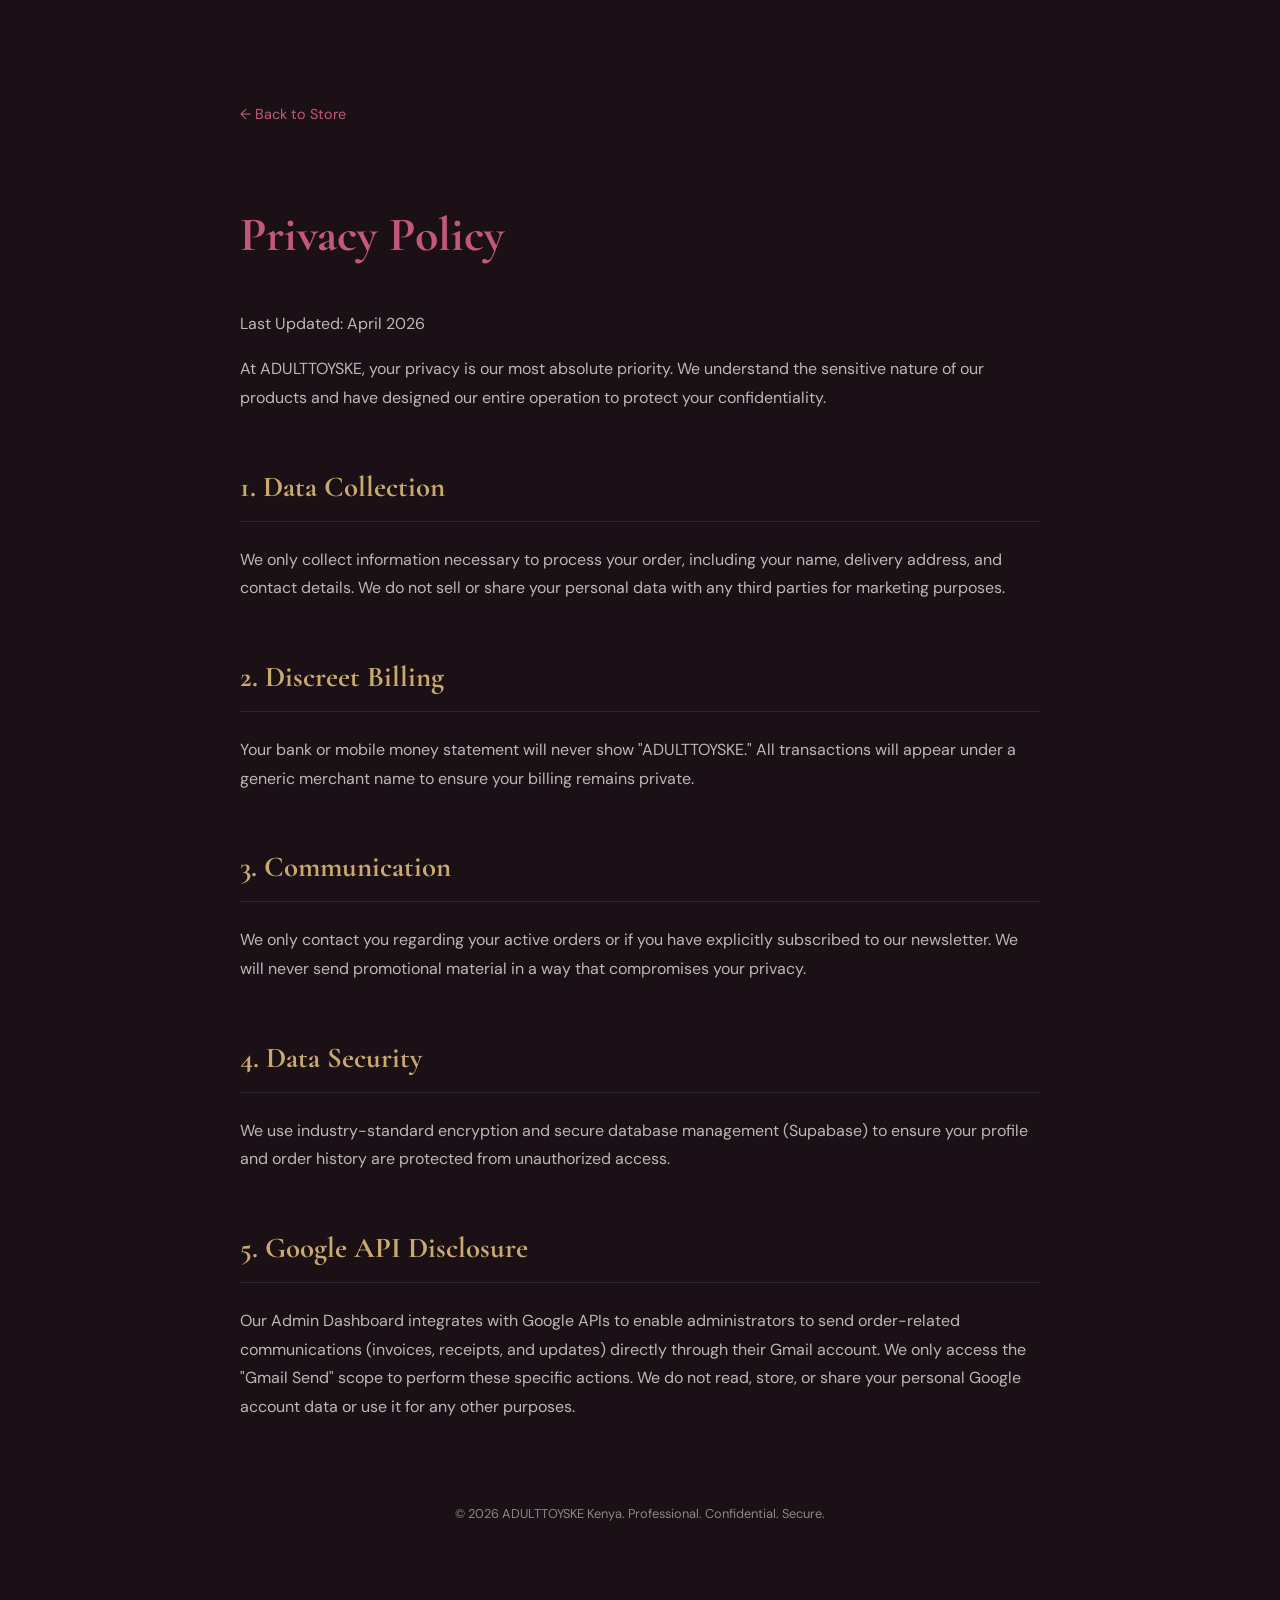
<file: privacy.html>
<!DOCTYPE html>
<html lang="en">

<head>
    <meta charset="UTF-8">
    <meta name="viewport" content="width=device-width, initial-scale=1.0">
    <title>Privacy Policy | ADULTTOYSKE</title>
    <link
        href="https://fonts.googleapis.com/css2?family=Cormorant+Garamond:wght@300;400;600&family=DM+Sans:wght@300;400&display=swap"
        rel="stylesheet">
    <style>
        :root {
            --black: #0a0a0a;
            --deep: #1a1016;
            --rose: #c4587a;
            --gold: #c9a96e;
            --white: #fdf8f5;
            --text-muted: #888;
        }

        body {
            background: var(--deep);
            color: var(--white);
            font-family: 'DM Sans', sans-serif;
            line-height: 1.8;
            margin: 0;
            padding: 0;
        }

        .container {
            max-width: 800px;
            margin: 100px auto;
            padding: 0 20px;
        }

        h1 {
            font-family: 'Cormorant Garamond', serif;
            font-size: 3rem;
            color: var(--rose);
            margin-bottom: 2rem;
        }

        h2 {
            font-family: 'Cormorant Garamond', serif;
            font-size: 1.8rem;
            color: var(--gold);
            margin-top: 3rem;
            border-bottom: 1px solid rgba(255, 255, 255, 0.1);
            padding-bottom: 0.5rem;
        }

        p {
            color: rgba(255, 255, 255, 0.7);
        }

        .back-link {
            display: inline-block;
            margin-bottom: 2rem;
            color: var(--rose);
            text-decoration: none;
            font-size: 0.9rem;
        }

        .back-link:hover {
            text-decoration: underline;
        }
    </style>
</head>

<body>
    <div class="container">
        <a href="index.html" class="back-link">← Back to Store</a>
        <h1>Privacy Policy</h1>
        <p>Last Updated: April 2026</p>

        <p>At ADULTTOYSKE, your privacy is our most absolute priority. We understand the sensitive nature of our
            products and have designed our entire operation to protect your confidentiality.</p>

        <h2>1. Data Collection</h2>
        <p>We only collect information necessary to process your order, including your name, delivery address, and
            contact details. We do not sell or share your personal data with any third parties for marketing purposes.
        </p>

        <h2>2. Discreet Billing</h2>
        <p>Your bank or mobile money statement will never show "ADULTTOYSKE." All transactions will appear under a
            generic merchant name to ensure your billing remains private.</p>

        <h2>3. Communication</h2>
        <p>We only contact you regarding your active orders or if you have explicitly subscribed to our newsletter. We
            will never send promotional material in a way that compromises your privacy.</p>

        <h2>4. Data Security</h2>
        <p>We use industry-standard encryption and secure database management (Supabase) to ensure your profile and
            order history are protected from unauthorized access.</p>

        <h2>5. Google API Disclosure</h2>
        <p>Our Admin Dashboard integrates with Google APIs to enable administrators to send order-related communications
            (invoices, receipts, and updates) directly through their Gmail account. We only access the "Gmail Send"
            scope to perform these specific actions. We do not read, store, or share your personal Google account data
            or use it for any other purposes.</p>

        <div style="margin-top: 5rem; text-align: center; color: var(--text-muted); font-size: 0.8rem;">
            © 2026 ADULTTOYSKE Kenya. Professional. Confidential. Secure.
        </div>
    </div>
</body>

</html>
</file>
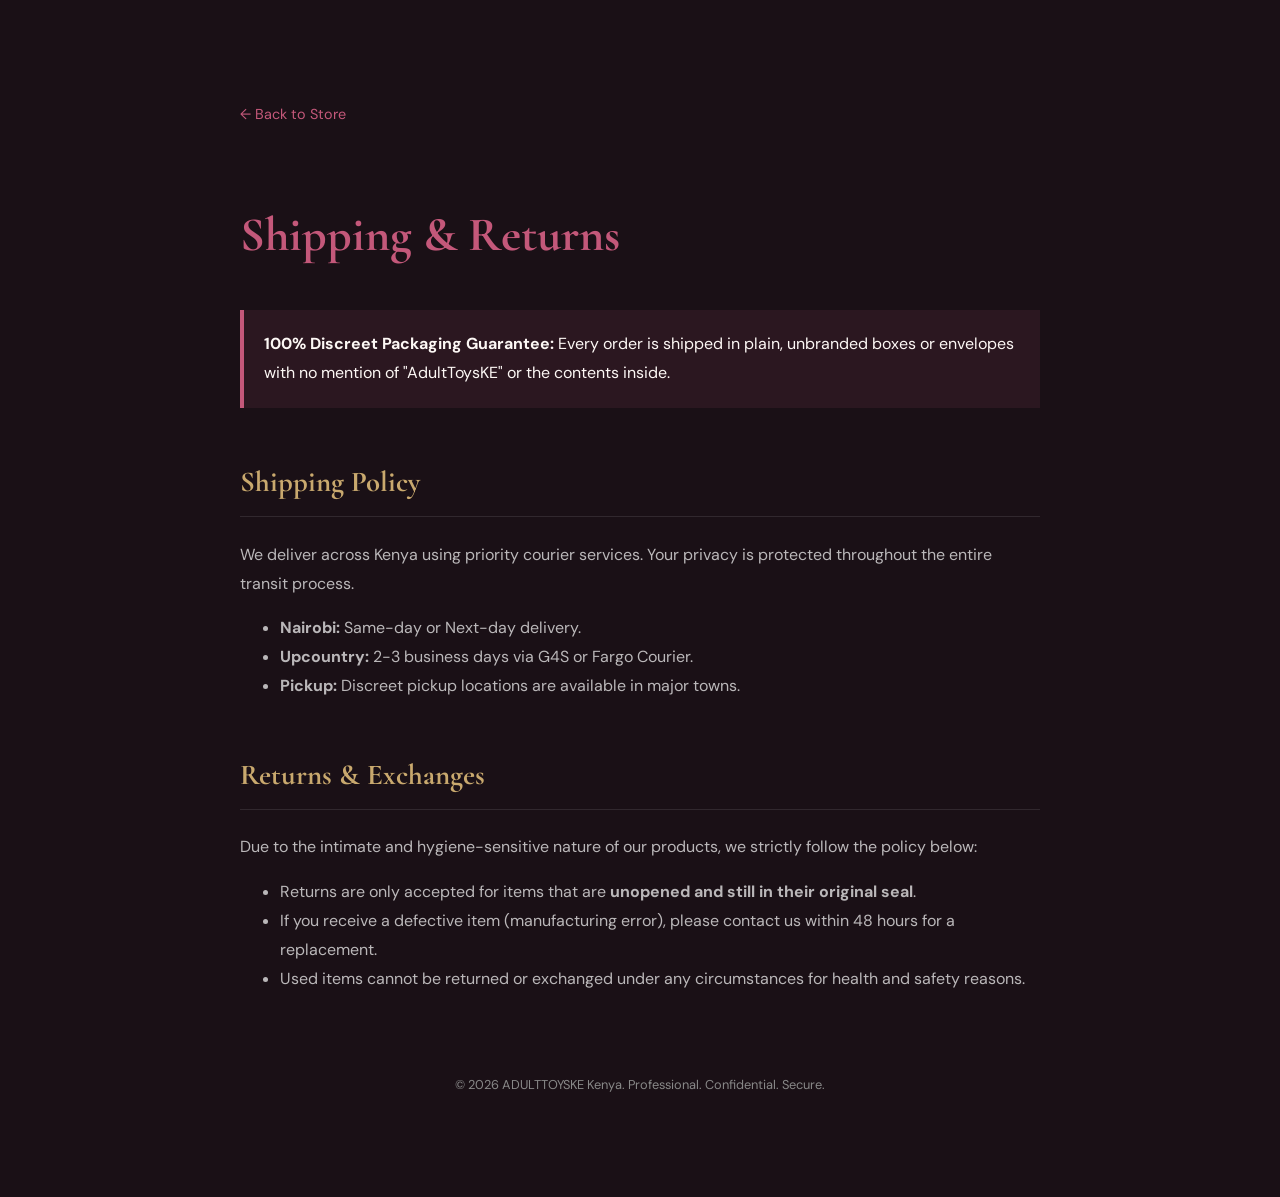
<file: shipping.html>
<!DOCTYPE html>
<html lang="en">

<head>
    <meta charset="UTF-8">
    <meta name="viewport" content="width=device-width, initial-scale=1.0">
    <title>Shipping & Returns | ADULTTOYSKE</title>
    <link
        href="https://fonts.googleapis.com/css2?family=Cormorant+Garamond:wght@300;400;600&family=DM+Sans:wght@300;400&display=swap"
        rel="stylesheet">
    <style>
        :root {
            --black: #0a0a0a;
            --deep: #1a1016;
            --rose: #c4587a;
            --gold: #c9a96e;
            --white: #fdf8f5;
            --text-muted: #888;
        }

        body {
            background: var(--deep);
            color: var(--white);
            font-family: 'DM Sans', sans-serif;
            line-height: 1.8;
            margin: 0;
            padding: 0;
        }

        .container {
            max-width: 800px;
            margin: 100px auto;
            padding: 0 20px;
        }

        h1 {
            font-family: 'Cormorant Garamond', serif;
            font-size: 3rem;
            color: var(--rose);
            margin-bottom: 2rem;
        }

        h2 {
            font-family: 'Cormorant Garamond', serif;
            font-size: 1.8rem;
            color: var(--gold);
            margin-top: 3rem;
            border-bottom: 1px solid rgba(255, 255, 255, 0.1);
            padding-bottom: 0.5rem;
        }

        p,
        li {
            color: rgba(255, 255, 255, 0.7);
        }

        .back-link {
            display: inline-block;
            margin-bottom: 2rem;
            color: var(--rose);
            text-decoration: none;
            font-size: 0.9rem;
        }

        .back-link:hover {
            text-decoration: underline;
        }

        .highlight-box {
            background: rgba(196, 88, 122, 0.1);
            border-left: 4px solid var(--rose);
            padding: 20px;
            margin: 20px 0;
        }
    </style>
</head>

<body>
    <div class="container">
        <a href="index.html" class="back-link">← Back to Store</a>
        <h1>Shipping & Returns</h1>

        <div class="highlight-box">
            <strong>100% Discreet Packaging Guarantee:</strong> Every order is shipped in plain, unbranded boxes or
            envelopes with no mention of "AdultToysKE" or the contents inside.
        </div>

        <h2>Shipping Policy</h2>
        <p>We deliver across Kenya using priority courier services. Your privacy is protected throughout the entire
            transit process.</p>
        <ul>
            <li><strong>Nairobi:</strong> Same-day or Next-day delivery.</li>
            <li><strong>Upcountry:</strong> 2-3 business days via G4S or Fargo Courier.</li>
            <li><strong>Pickup:</strong> Discreet pickup locations are available in major towns.</li>
        </ul>

        <h2>Returns & Exchanges</h2>
        <p>Due to the intimate and hygiene-sensitive nature of our products, we strictly follow the policy below:</p>
        <ul>
            <li>Returns are only accepted for items that are <strong>unopened and still in their original seal</strong>.
            </li>
            <li>If you receive a defective item (manufacturing error), please contact us within 48 hours for a
                replacement.</li>
            <li>Used items cannot be returned or exchanged under any circumstances for health and safety reasons.</li>
        </ul>

        <div style="margin-top: 5rem; text-align: center; color: var(--text-muted); font-size: 0.8rem;">
            © 2026 ADULTTOYSKE Kenya. Professional. Confidential. Secure.
        </div>
    </div>
</body>

</html>
</file>
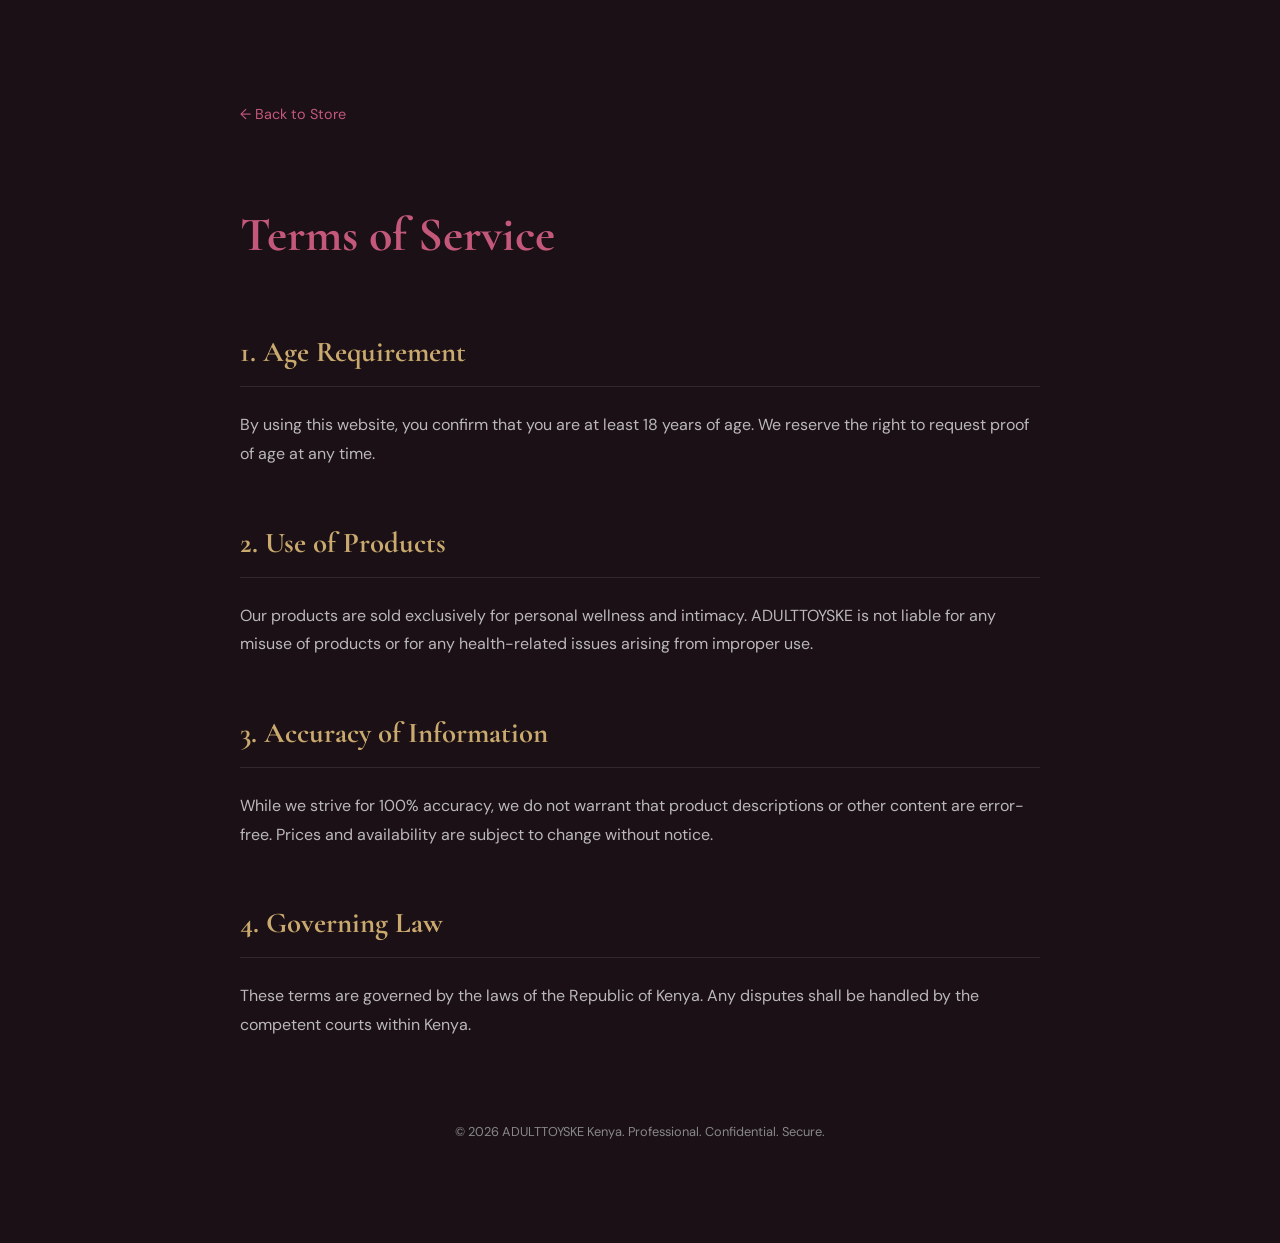
<file: terms.html>
<!DOCTYPE html>
<html lang="en">

<head>
    <meta charset="UTF-8">
    <meta name="viewport" content="width=device-width, initial-scale=1.0">
    <title>Terms of Service | ADULTTOYSKE</title>
    <link
        href="https://fonts.googleapis.com/css2?family=Cormorant+Garamond:wght@300;400;600&family=DM+Sans:wght@300;400&display=swap"
        rel="stylesheet">
    <style>
        :root {
            --black: #0a0a0a;
            --deep: #1a1016;
            --rose: #c4587a;
            --gold: #c9a96e;
            --white: #fdf8f5;
            --text-muted: #888;
        }

        body {
            background: var(--deep);
            color: var(--white);
            font-family: 'DM Sans', sans-serif;
            line-height: 1.8;
            margin: 0;
            padding: 0;
        }

        .container {
            max-width: 800px;
            margin: 100px auto;
            padding: 0 20px;
        }

        h1 {
            font-family: 'Cormorant Garamond', serif;
            font-size: 3rem;
            color: var(--rose);
            margin-bottom: 2rem;
        }

        h2 {
            font-family: 'Cormorant Garamond', serif;
            font-size: 1.8rem;
            color: var(--gold);
            margin-top: 3rem;
            border-bottom: 1px solid rgba(255, 255, 255, 0.1);
            padding-bottom: 0.5rem;
        }

        p,
        li {
            color: rgba(255, 255, 255, 0.7);
        }

        .back-link {
            display: inline-block;
            margin-bottom: 2rem;
            color: var(--rose);
            text-decoration: none;
            font-size: 0.9rem;
        }

        .back-link:hover {
            text-decoration: underline;
        }
    </style>
</head>

<body>
    <div class="container">
        <a href="index.html" class="back-link">← Back to Store</a>
        <h1>Terms of Service</h1>

        <h2>1. Age Requirement</h2>
        <p>By using this website, you confirm that you are at least 18 years of age. We reserve the right to request
            proof of age at any time.</p>

        <h2>2. Use of Products</h2>
        <p>Our products are sold exclusively for personal wellness and intimacy. ADULTTOYSKE is not liable for any
            misuse of products or for any health-related issues arising from improper use.</p>

        <h2>3. Accuracy of Information</h2>
        <p>While we strive for 100% accuracy, we do not warrant that product descriptions or other content are
            error-free. Prices and availability are subject to change without notice.</p>

        <h2>4. Governing Law</h2>
        <p>These terms are governed by the laws of the Republic of Kenya. Any disputes shall be handled by the competent
            courts within Kenya.</p>

        <div style="margin-top: 5rem; text-align: center; color: var(--text-muted); font-size: 0.8rem;">
            © 2026 ADULTTOYSKE Kenya. Professional. Confidential. Secure.
        </div>
    </div>
</body>

</html>
</file>
